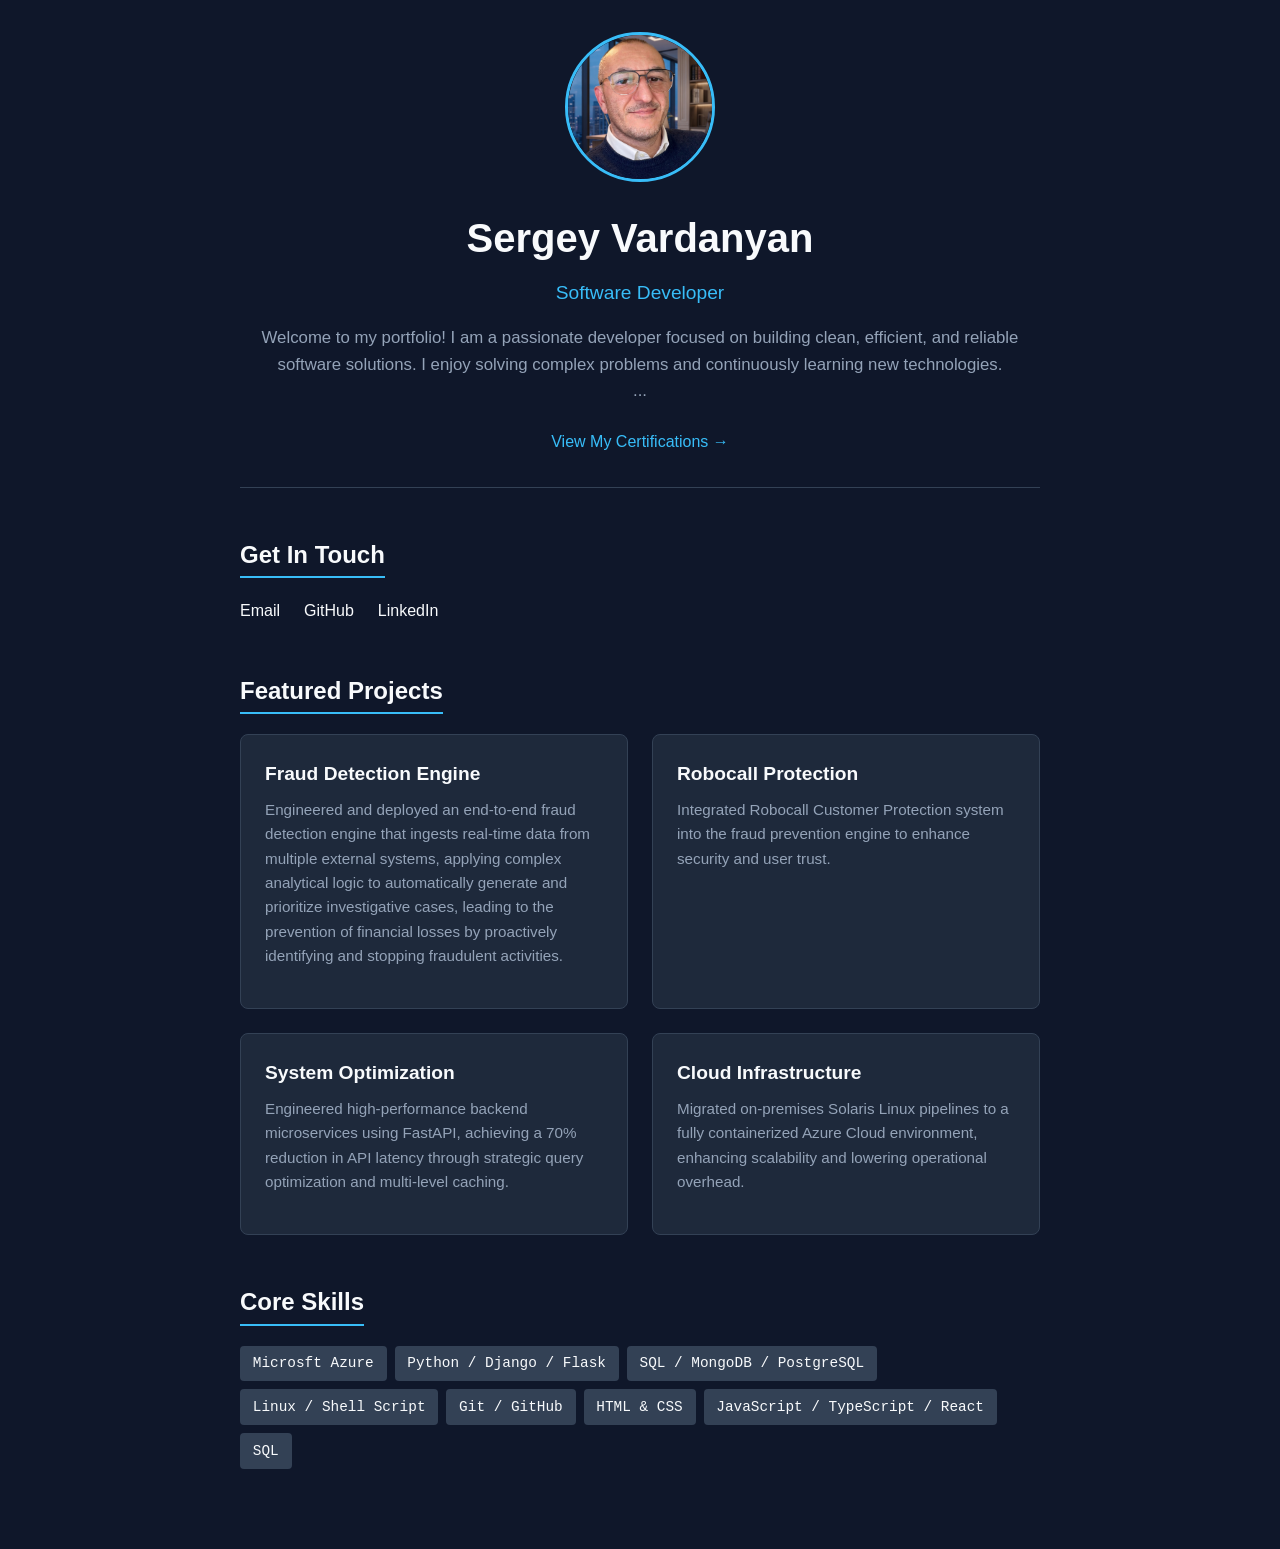
<file: index.html>
<!DOCTYPE html>
<html lang="en">

<head>
    <meta charset="UTF-8">
    <meta name="viewport" content="width=device-width, initial-scale=1.0">

    <title>Developer Portfolio</title>

    <link rel="stylesheet" href="styles.css">

    <link rel="apple-touch-icon" sizes="180x180" href="/favicon_io/apple-touch-icon.png">
    <link rel="icon" type="image/png" sizes="32x32" href="/favicon_io/favicon-32x32.png">
    <link rel="icon" type="image/png" sizes="16x16" href="/favicon_io/favicon-16x16.png">
    <link rel="manifest" href="/site.webmanifest">
</head>

<body>

    <div class="container">
        <header>
            <img src="images/sv_picture.jpg" alt="Sergey Vardanyan" class="profile-picture">
            <h1>Sergey Vardanyan</h1>
            <p class="subtitle">Software Developer</p>
            <p class="bio">
                Welcome to my portfolio! I am a passionate developer focused on building clean, efficient, and reliable
                software solutions. I enjoy solving complex problems and continuously learning new technologies.
            </p>

            <p class="bio">...</p>
            <div style="margin-top: 1.5rem;">
                <a href="certs.html" style="color: var(--accent); text-decoration: none; font-weight: 500;">View My
                    Certifications &rarr;</a>
            </div>
        </header>

        <section id="contact">
            <h2>Get In Touch</h2>
            <div class="contact-links">
                <a href="mailto:your.email@example.com">Email</a>
                <a href="https://github.com/sevard" target="_blank">GitHub</a>
                <a href="https://www.linkedin.com/in/sergey-vardanyan-724811229" target="_blank">LinkedIn</a>
            </div>
        </section>

        <section id="projects">
            <h2>Featured Projects</h2>
            <div class="projects-grid">

                <div class="project-card">
                    <h3>Fraud Detection Engine</h3>
                    <p>
                        Engineered and deployed an end-to-end fraud detection engine that ingests
                        real-time data from multiple external systems, applying complex analytical
                        logic to automatically generate and prioritize investigative cases, leading
                        to the prevention of financial losses by proactively identifying
                        and stopping fraudulent activities.
                    </p>
                    <!-- <div class="project-links"> -->
                    <!-- <a href="#" target="_blank">View on GitHub &rarr;</a> -->
                    <!-- </div> -->
                </div>

                <div class="project-card">
                    <h3>Robocall Protection</h3>
                    <p>Integrated Robocall Customer Protection system into the fraud prevention engine
                        to enhance security and user trust.</p>
                    <!-- <div class="project-links"> -->
                    <!-- <a href="#" target="_blank">View Live Demo &rarr;</a> -->
                    <!-- </div> -->
                </div>
                <div class="project-card">
                    <h3>System Optimization</h3>
                    <p>Engineered high-performance backend microservices using FastAPI,
                        achieving a 70% reduction in API latency through strategic query optimization and
                        multi-level caching.</p>
                    <!-- <div class="project-links"> -->
                    <!-- <a href="#" target="_blank">View Live Demo &rarr;</a> -->
                    <!-- </div> -->
                </div>
                <div class="project-card">
                    <h3>Cloud Infrastructure</h3>
                    <p>Migrated on-premises Solaris Linux pipelines to a fully
                        containerized Azure Cloud environment, enhancing scalability and lowering operational
                        overhead.</p>
                </div>

            </div>
        </section>

        <section id="skills">
            <h2>Core Skills</h2>
            <div class="skills-container">
                <span class="skill-tag">Microsft Azure</span>
                <span class="skill-tag">Python / Django / Flask</span>
                <span class="skill-tag">SQL / MongoDB / PostgreSQL</span>
                <span class="skill-tag">Linux / Shell Script</span>
                <span class="skill-tag">Git / GitHub</span>
                <span class="skill-tag">HTML & CSS</span>
                <span class="skill-tag">JavaScript / TypeScript / React</span>
                <span class="skill-tag">SQL</span>
            </div>
        </section>

    </div>
</body>
</html>
</file>
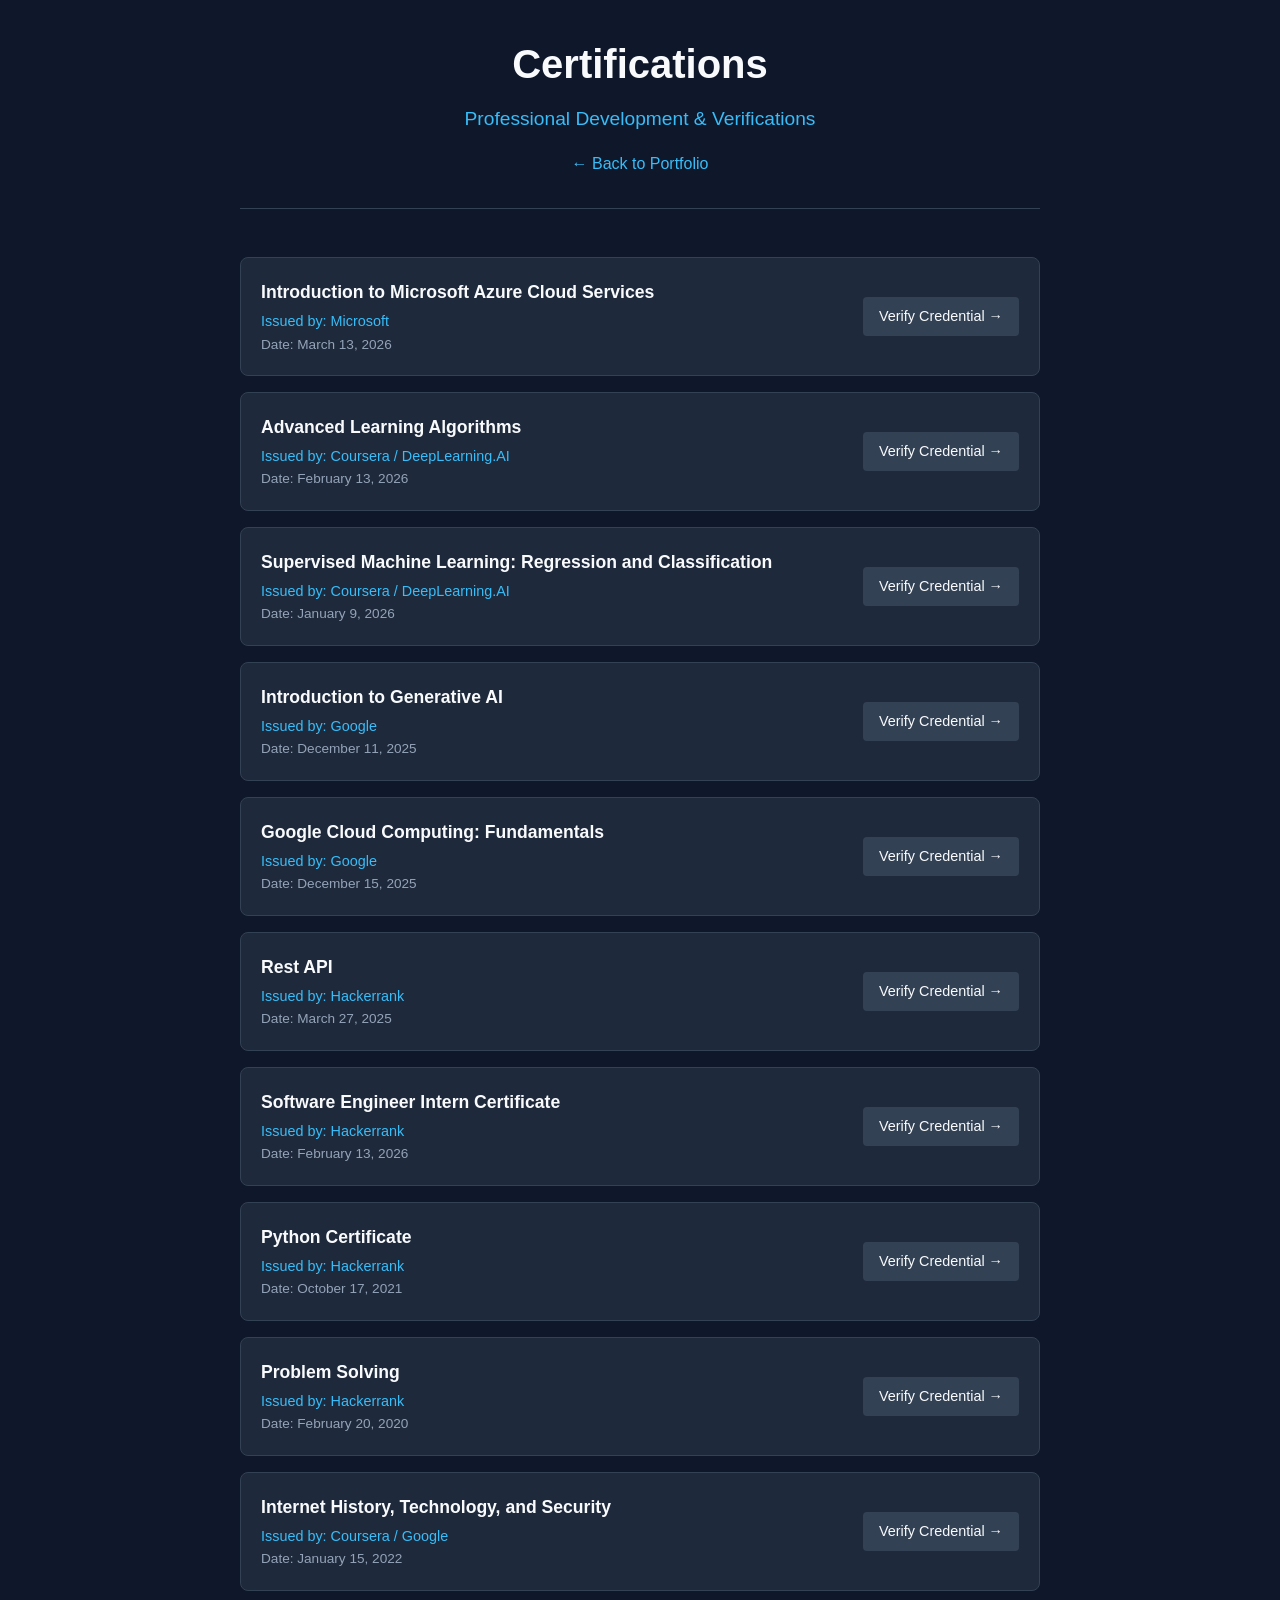
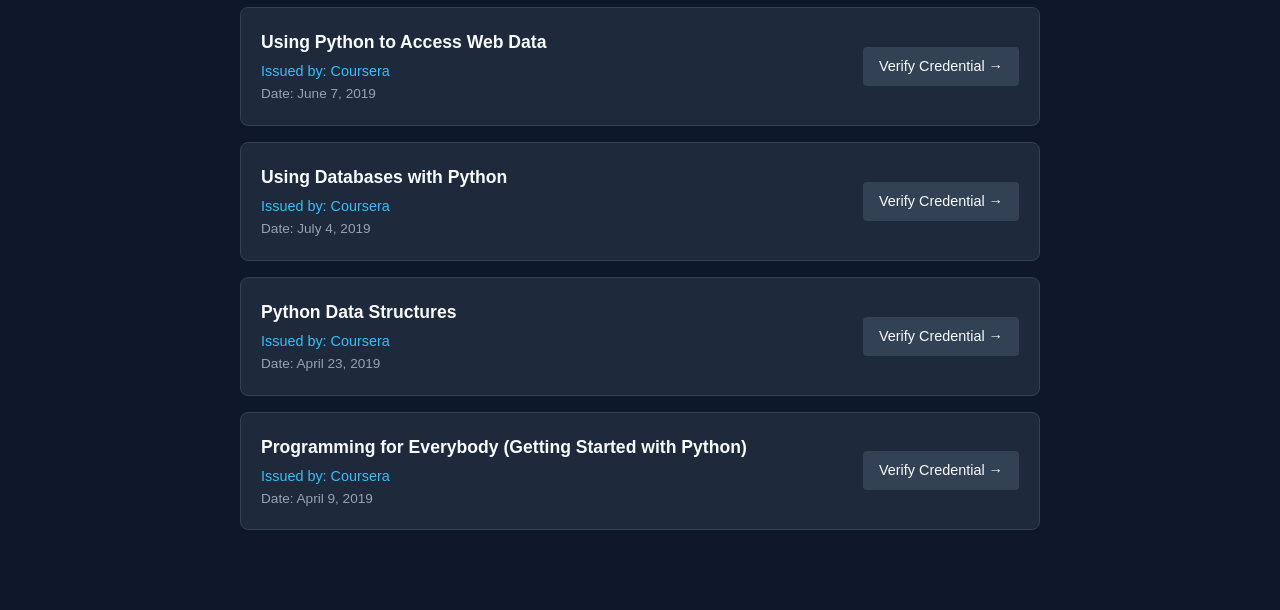
<file: certs.html>
<!DOCTYPE html>
<html lang="en">
<head>
    <meta charset="UTF-8">
    <meta name="viewport" content="width=device-width, initial-scale=1.0">

    <title>My Certificates</title>

    <!-- Links to your existing stylesheet -->
    <link rel="stylesheet" href="styles.css">

    <link rel="apple-touch-icon" sizes="180x180" href="/favicon_io/apple-touch-icon.png">
    <link rel="icon" type="image/png" sizes="32x32" href="/favicon_io/favicon-32x32.png">
    <link rel="icon" type="image/png" sizes="16x16" href="/favicon_io/favicon-16x16.png">
    <link rel="manifest" href="/site.webmanifest">
</head>
<body>

    <div class="container">
        <!-- Navigation Header -->
        <header>
            <h1>Certifications</h1>
            <p class="subtitle">Professional Development & Verifications</p>
            <div style="margin-top: 1rem;">
                <a href="index.html" style="color: var(--accent); text-decoration: none; font-weight: 500;">&larr; Back to Portfolio</a>
            </div>
        </header>

        <!-- Certificates List Section -->
        <section>
            <div class="certs-grid">
                
                <!-- Certificate 1 -->
                <div class="cert-card">
                    <div class="cert-info">
                        <h3>Introduction to Microsoft Azure Cloud Services</h3>
                        <p class="issuer">Issued by: Microsoft</p>
                        <p class="cert-date">Date: March 13, 2026</p>
                    </div>
                    <div class="cert-link">
                        <a href="https://www.coursera.org/account/accomplishments/records/T756QX0W1EGB" target="_blank">Verify Credential &rarr;</a>
                    </div>
                </div>

                <!-- Certificate 2 -->
                <div class="cert-card">
                    <div class="cert-info">
                        <h3>Advanced Learning Algorithms</h3>
                        <p class="issuer">Issued by: Coursera / DeepLearning.AI</p>
                        <p class="cert-date">Date: February 13, 2026</p>
                    </div>
                    <div class="cert-link">
                        <a href="https://www.coursera.org/account/accomplishments/verify/JZAIA4H47UUA" target="_blank">Verify Credential &rarr;</a>
                    </div>
                </div>

                <!-- Certificate 3 -->
                <div class="cert-card">
                    <div class="cert-info">
                        <h3>Supervised Machine Learning: Regression and Classification</h3>
                        <p class="issuer">Issued by: Coursera / DeepLearning.AI</p>
                        <p class="cert-date">Date: January 9, 2026</p>
                    </div>
                    <div class="cert-link">
                        <a href="https://www.coursera.org/account/accomplishments/verify/QYENYNFQYOIA" target="_blank">Verify Credential &rarr;</a>
                    </div>
                </div>

                <!-- Certificate 4 -->
                <div class="cert-card">
                    <div class="cert-info">
                        <h3>Introduction to Generative AI</h3>
                        <p class="issuer">Issued by: Google</p>
                        <p class="cert-date">Date: December 11, 2025</p>
                    </div>
                    <div class="cert-link">
                        <a href="https://partner.skills.google/public_profiles/631f637a-d056-4d61-8b60-36c052aca614/badges/20827619" target="_blank">Verify Credential &rarr;</a>
                    </div>
                </div>

                <!-- Certificate 5 -->
                <div class="cert-card">
                    <div class="cert-info">
                        <h3>Google Cloud Computing: Fundamentals </h3>
                        <p class="issuer">Issued by: Google</p>
                        <p class="cert-date">Date: December 15, 2025</p>
                    </div>
                    <div class="cert-link">
                        <a href="https://partner.skills.google/public_profiles/631f637a-d056-4d61-8b60-36c052aca614/badges/20904943" target="_blank">Verify Credential &rarr;</a>
                    </div>
                </div>

                <!-- Certificate 6 -->
                <div class="cert-card">
                    <div class="cert-info">
                        <h3>Rest API</h3>
                        <p class="issuer">Issued by: Hackerrank</p>
                        <p class="cert-date">Date: March 27, 2025</p>
                    </div>
                    <div class="cert-link">
                        <a href="https://www.hackerrank.com/certificates/2b062318527a" target="_blank">Verify Credential &rarr;</a>
                    </div>
                </div>
                
                <!-- Certificate 7 -->
                <div class="cert-card">
                    <div class="cert-info">
                        <h3>Software Engineer Intern Certificate</h3>
                        <p class="issuer">Issued by: Hackerrank</p>
                        <p class="cert-date">Date: February 13, 2026</p>
                    </div>
                    <div class="cert-link">
                        <a href="https://www.hackerrank.com/certificates/ba7f57463ee0" target="_blank">Verify Credential &rarr;</a>
                    </div>
                </div>

                <!-- Certificate 8 -->
                <div class="cert-card">
                    <div class="cert-info">
                        <h3>Python Certificate</h3>
                        <p class="issuer">Issued by: Hackerrank</p>
                        <p class="cert-date">Date: October 17, 2021</p>
                    </div>
                    <div class="cert-link">
                        <a href="https://www.hackerrank.com/certificates/be75297dfc71" target="_blank">Verify Credential &rarr;</a>
                    </div>
                </div>

                <!-- Certificate 9 -->
                <div class="cert-card">
                    <div class="cert-info">
                        <h3>Problem Solving</h3>
                        <p class="issuer">Issued by: Hackerrank</p>
                        <p class="cert-date">Date: February 20, 2020</p>
                    </div>
                    <div class="cert-link">
                        <a href="https://www.hackerrank.com/certificates/4c33be0a1f2b" target="_blank">Verify Credential &rarr;</a>
                    </div>
                </div>                
                
                <!-- Certificate 10 -->
                <div class="cert-card">
                    <div class="cert-info">
                        <h3>Internet History, Technology, and Security</h3>
                        <p class="issuer">Issued by: Coursera / Google</p>
                        <p class="cert-date">Date: January 15, 2022</p>
                    </div>
                    <div class="cert-link">
                        <a href="https://coursera.org/verify/JQ5C8Z84FJYX" target="_blank">Verify Credential &rarr;</a>
                    </div>
                </div>

                <!-- Certificate 11 -->
                <div class="cert-card">
                    <div class="cert-info">
                        <h3>Using Python to Access Web Data</h3>
                        <p class="issuer">Issued by: Coursera</p>
                        <p class="cert-date">Date: June 7, 2019</p>
                    </div>
                    <div class="cert-link">
                        <a href="https://coursera.org/share/75a757b640eff3e8f7ffcff68e8cfc13" target="_blank">Verify Credential &rarr;</a>
                    </div>
                </div>

                <!-- Certificate 11 -->
                <div class="cert-card">
                    <div class="cert-info">
                        <h3>Using Databases with Python</h3>
                        <p class="issuer">Issued by: Coursera</p>
                        <p class="cert-date">Date: July 4, 2019</p>
                    </div>
                    <div class="cert-link">
                        <a href="https://coursera.org/share/c81cfb0ad4bdd8c949bca698f0b03496" target="_blank">Verify Credential &rarr;</a>
                    </div>
                </div>

                <!-- Certificate 11 -->
                <div class="cert-card">
                    <div class="cert-info">
                        <h3>Python Data Structures</h3>
                        <p class="issuer">Issued by: Coursera</p>
                        <p class="cert-date">Date: April 23, 2019</p>
                    </div>
                    <div class="cert-link">
                        <a href="https://coursera.org/share/396bc00b6fa40d001246e0cae7d19240" target="_blank">Verify Credential &rarr;</a>
                    </div>
                </div>

                <!-- Certificate 12 -->
                <div class="cert-card">
                    <div class="cert-info">
                        <h3>Programming for Everybody (Getting Started with Python)</h3>
                        <p class="issuer">Issued by: Coursera</p>
                        <p class="cert-date">Date: April 9, 2019</p>
                    </div>
                    <div class="cert-link">
                        <a href="https://coursera.org/share/1b3b0ce13e68307b286d5b52a900a041" target="_blank">Verify Credential &rarr;</a>
                    </div>
                </div>
                <!-- Add more certificate blocks as needed below this line -->
            </div>
        </section>
    </div>

</body>
</html>
</file>
<file: styles.css>
:root {
    --bg-color: #0f172a;
    --card-bg: #1e293b;
    --text-main: #f8fafc;
    --text-muted: #94a3b8;
    --accent: #38bdf8;
    --accent-hover: #7dd3fc;
}

* {
    box-sizing: border-box;
    margin: 0;
    padding: 0;
}

body {
    font-family: -apple-system, BlinkMacSystemFont, "Segoe UI", Roboto, Helvetica, Arial, sans-serif;
    background-color: var(--bg-color);
    color: var(--text-main);
    line-height: 1.6;
    padding: 2rem 1rem;
}

.container {
    max-width: 800px;
    margin: 0 auto;
}

/* Header Section */
header {
    margin-bottom: 3rem;
    border-bottom: 1px solid #334155;
    padding-bottom: 2rem;
    text-align: center;
}

.profile-picture {
    width: 150px;
    height: 150px;
    border-radius: 50%;
    object-fit: cover;
    display: block;
    margin-left: auto;
    margin-right: auto;
    margin-bottom: 1.5rem;
    border: 3px solid var(--accent);
}

h1 {
    font-size: 2.5rem;
    margin-bottom: 0.5rem;
    color: var(--text-main);
}

.subtitle {
    font-size: 1.2rem;
    color: var(--accent);
    font-weight: 500;
    margin-bottom: 1rem;
}

.bio {
    color: var(--text-muted);
    font-size: 1.05rem;
    max-width: 100%;
    margin:auto;
    text-align: center;
}

/* Sections common styling */
section {
    margin-bottom: 3rem;
}

h2 {
    font-size: 1.5rem;
    margin-bottom: 1.5rem;
    position: relative;
    display: inline-block;
}

h2::after {
    content: '';
    position: absolute;
    left: 0;
    bottom: -4px;
    width: 100%;
    height: 2px;
    background-color: var(--accent);
}

/* Projects Grid */
.projects-grid {
    display: grid;
    grid-template-columns: 1fr;
    gap: 1.5rem;
}

@media (min-width: 600px) {
    .projects-grid {
        grid-template-columns: 1fr 1fr;
    }
}

.project-card {
    background-color: var(--card-bg);
    padding: 1.5rem;
    border-radius: 8px;
    border: 1px solid #334155;
    transition: transform 0.2s, border-color 0.2s;
}

.project-card:hover {
    transform: translateY(-2px);
    border-color: var(--accent);
}

.project-card h3 {
    margin-bottom: 0.5rem;
    font-size: 1.2rem;
}

.project-card p {
    color: var(--text-muted);
    font-size: 0.95rem;
    margin-bottom: 1rem;
}

.project-links a {
    color: var(--accent);
    text-decoration: none;
    font-size: 0.9rem;
    font-weight: 500;
}

.project-links a:hover {
    color: var(--accent-hover);
    text-decoration: underline;
}

/* Skills Tags */
.skills-container {
    display: flex;
    flex-wrap: wrap;
    gap: 0.5rem;
}

.skill-tag {
    background-color: #334155;
    color: var(--text-main);
    padding: 0.4rem 0.8rem;
    border-radius: 4px;
    font-size: 0.9rem;
    font-family: monospace;
}

/* Contact Section */
.contact-links {
    display: flex;
    gap: 1.5rem;
}

.contact-links a {
    color: var(--text-main);
    text-decoration: none;
    font-weight: 500;
    transition: color 0.2s;
}

.contact-links a:hover {
    color: var(--accent);
}

/* Separate Page - Certificates Custom Layout */
.certs-grid {
    display: grid;
    grid-template-columns: 1fr;
    gap: 1rem;
}

.cert-card {
    background-color: var(--card-bg);
    padding: 1.25rem;
    border-radius: 8px;
    border: 1px solid #334155;
    display: flex;
    flex-direction: column;
    justify-content: space-between;
    gap: 1rem;
    transition: border-color 0.2s;
}

@media (min-width: 600px) {
    .cert-card {
        flex-direction: row;
        align-items: center;
    }
}

.cert-card:hover {
    border-color: var(--accent);
}

.cert-card h3 {
    font-size: 1.1rem;
    margin-bottom: 0.25rem;
}

.issuer {
    font-size: 0.9rem;
    color: var(--accent);
}

.cert-date {
    font-size: 0.85rem;
    color: var(--text-muted);
}

.cert-link a {
    color: var(--text-main);
    text-decoration: none;
    font-size: 0.9rem;
    background-color: #334155;
    padding: 0.5rem 1rem;
    border-radius: 4px;
    display: inline-block;
    transition: background-color 0.2s;
}

.cert-link a:hover {
    background-color: var(--accent);
    color: var(--bg-color);
}
</file>
